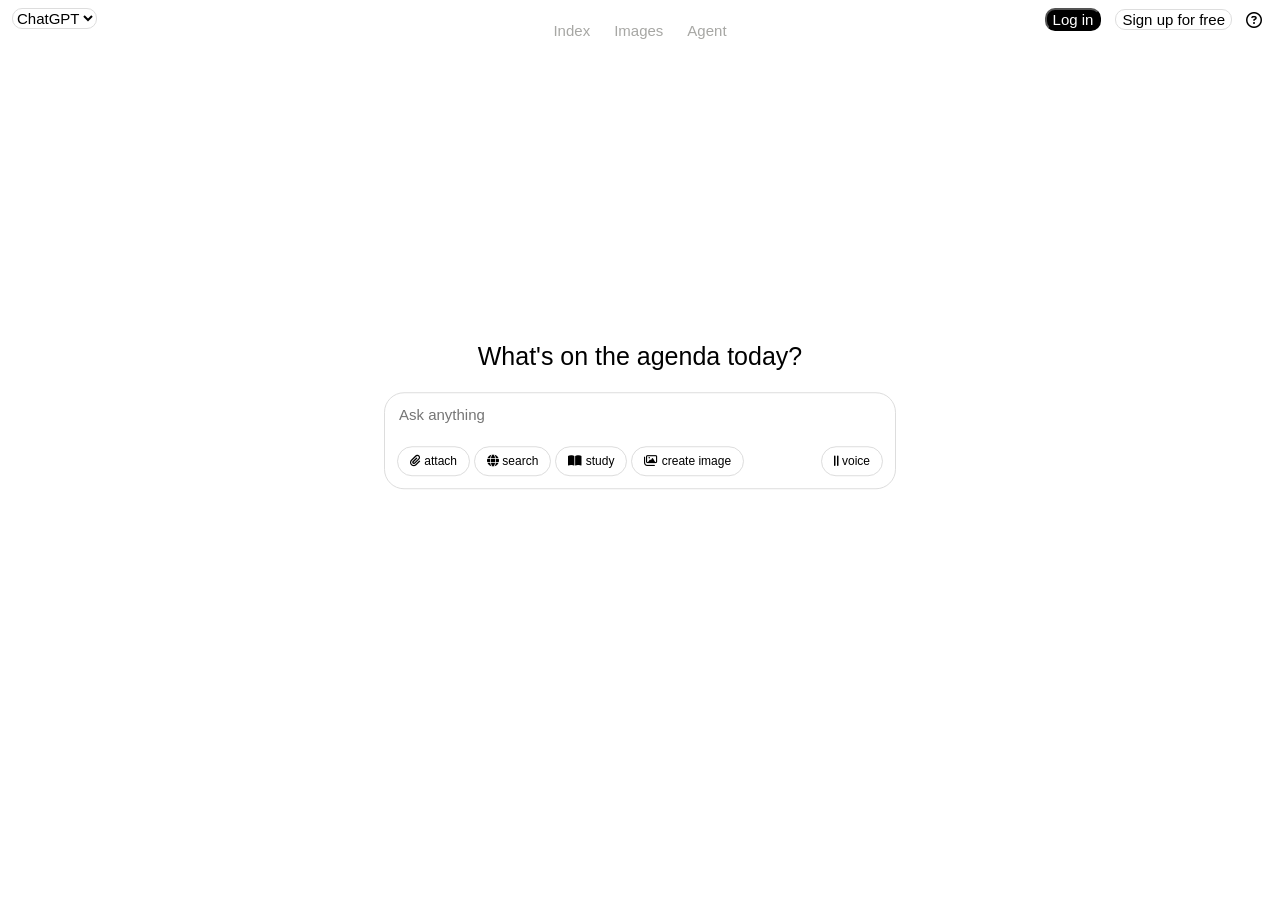
<file: index.html>
<!DOCTYPE html>
<html lang="en">

<head>
    <meta charset="UTF-8">
    <meta name="viewport" content="width=device-width, initial-scale=1.0">
    <link rel="stylesheet" href="index.css">
    <link rel="stylesheet" href="https://cdnjs.cloudflare.com/ajax/libs/font-awesome/6.5.2/css/all.min.css">
    <title>Document</title>
</head>

<body>
    <section class="top-bar">
        <i class="fa-brands fa-openai"></i>
        <select name="menu" id="menu">
            <option value="">ChatGPT</option>
        </select>
        <nav class="nav-menu">
            <a href="index.html">Index</a>
            <a href="images.html">Images</a>
            <a href="agent.html">Agent</a>
        </nav>
        <div class="right-btn">
            <button onclick="login" id="l-btn">Log in</button>
            <button onclick="signup" id="s-btn">Sign up for free</button>
            <i id="question-icon" class="fa-regular fa-circle-question"></i>
        </div>

    </section>
    <section>
        <div class="main">
            <h1>What's on the agenda today?</h1>
            <div class="text-box">
                <input placeholder="Ask anything">
                <div class="buttons">
                    <div class="left-btn">
                        <button onclick="attach"> <i class="fa-solid fa-paperclip"></i>
                            attach</button>

                        <button onclick="search"> <i class="fa-solid fa-globe"></i>
                            search</button>
                        <button onclick="study"> <i class="fa-solid fa-book-open"></i>
                            study</button>
                        <button onclick="createimage"> <i class="fa-regular fa-images"></i>
                            create image</button>
                    </div>

                    <div class="right-btn">
                        <button onClick="voice">
                            <i class="fa-solid fa-grip-lines-vertical"></i>
                            voice</button>
                    </div>

                </div>
            </div>
        </div>
    </section>
</body>

</html>
</file>
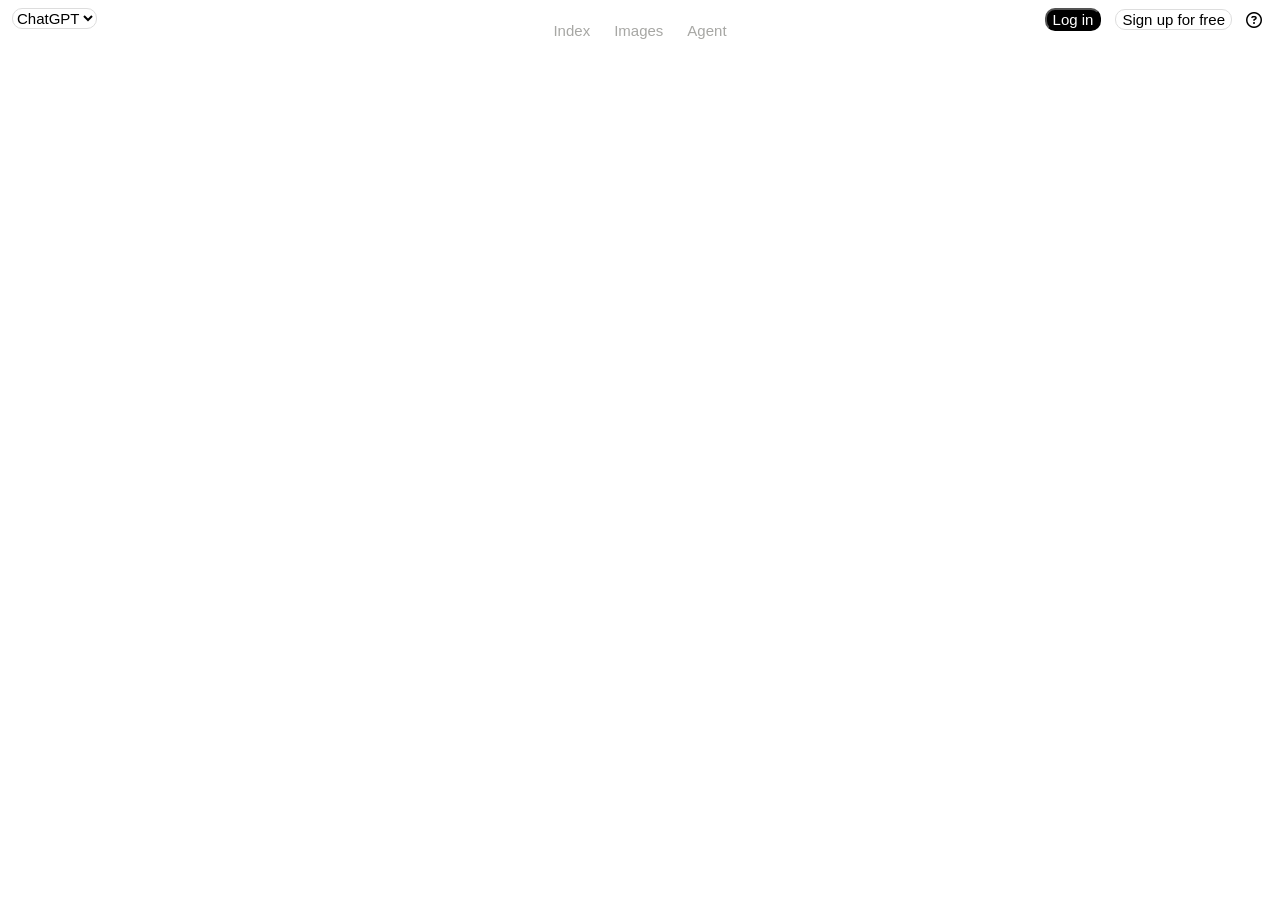
<file: agent.html>
<!DOCTYPE html>
<html lang="en">

<head>
    <meta charset="UTF-8">
    <meta name="viewport" content="width=device-width, initial-scale=1.0">
    <link rel="stylesheet" href="agent.css">
    <link rel="stylesheet" href="https://cdnjs.cloudflare.com/ajax/libs/font-awesome/6.5.2/css/all.min.css">

    <title>Document</title>
</head>

<body>
    <section class="top-bar">
        <i class="fa-brands fa-openai"></i>
        <select name="menu" id="menu">
            <option value="">ChatGPT</option>
        </select>
        <nav class="nav-menu">
            <a href="index.html">Index</a>
            <a href="images.html">Images</a>
            <a href="agent.html">Agent</a>
        </nav>
        <div class="right-btn">
            <button onclick="login" id="l-btn">Log in</button>
            <button onclick="signup" id="s-btn">Sign up for free</button>
            <i id="question-icon" class="fa-regular fa-circle-question"></i>
        </div>

    </section>
</body>

</html>
</file>
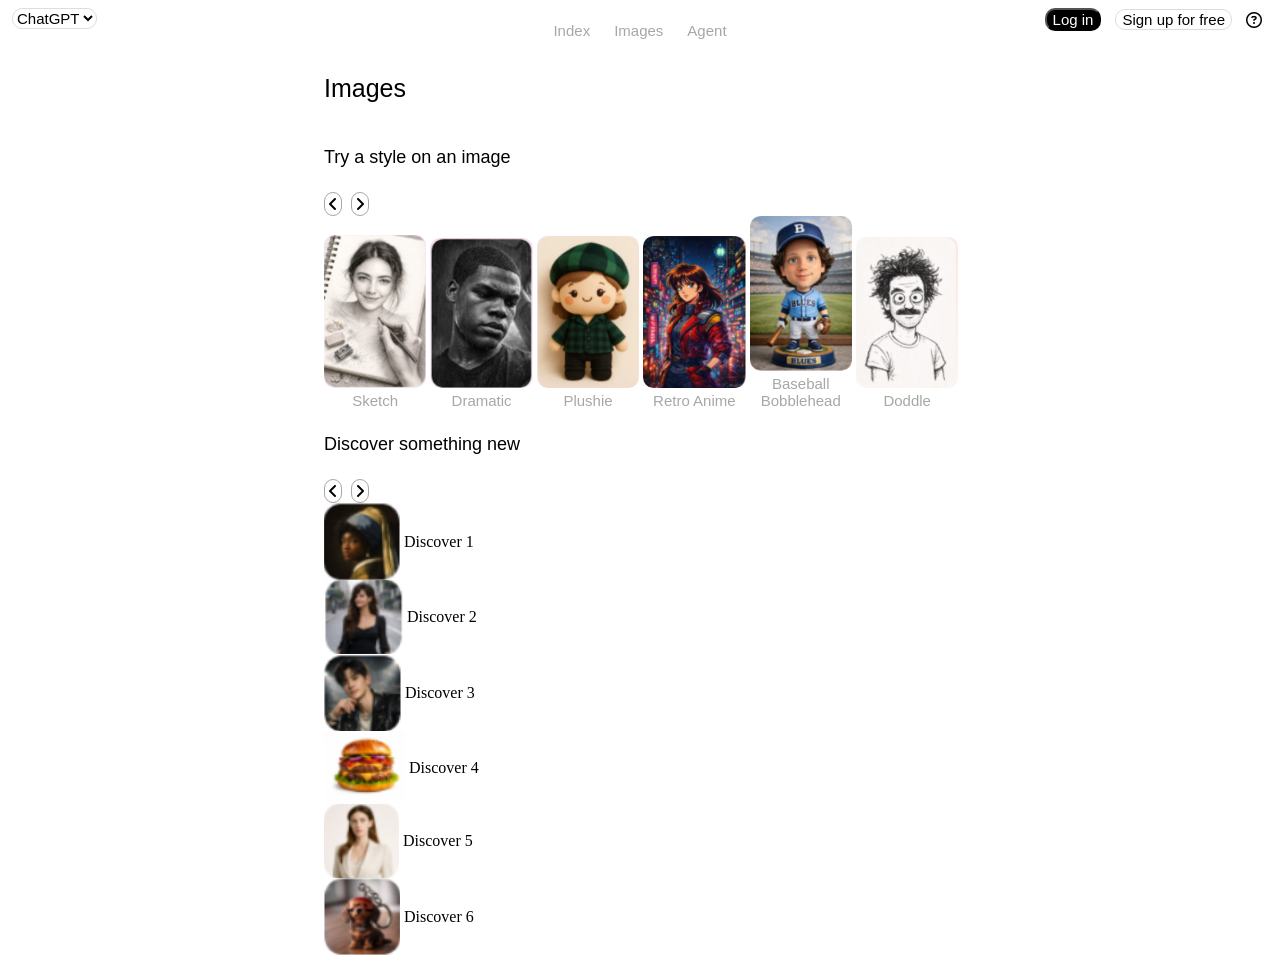
<file: images.html>
<!DOCTYPE html>
<html lang="en">

<head>
    <meta charset="UTF-8">
    <meta name="viewport" content="width=device-width, initial-scale=1.0">
    <link rel="stylesheet" href="images.css">
    <link rel="stylesheet" href="https://cdnjs.cloudflare.com/ajax/libs/font-awesome/6.5.2/css/all.min.css">

    <title>Document</title>
</head>

<body>
    <section class="top-bar">
        <i class="fa-brands fa-openai"></i>
        <select name="menu" id="menu">
            <option value="">ChatGPT</option>
        </select>
        <nav class="nav-menu">
            <a href="index.html">Index</a>
            <a href="images.html">Images</a>
            <a href="agent.html">Agent</a>
        </nav>
        <div class="right-btn">
            <button onclick="login" id="l-btn">Log in</button>
            <button onclick="signup" id="s-btn">Sign up for free</button>
            <i id="question-icon" class="fa-regular fa-circle-question"></i>
        </div>

    </section>




    <section class="images-section">
        <h2>Images</h2>
        <div class="title">
            <h4>Try a style on an image</h4>
            <i class="fa-solid fa-angle-left" id="left-arrow"></i>
            <i class="fa-solid fa-angle-right" id="right-arrow"></i>
        </div>
        <div class="pictures">
            <figure>
                <img src="img/pic1.png" alt="Sketch">
                <figcaption>Sketch</figcaption>
            </figure>
            <figure>
                <img src="img/pic2.png" alt="Dramatic">
                <figcaption>Dramatic</figcaption>
            </figure>
            <figure>
                <img src="img/pic3.png" alt="Plushie">
                <figcaption>Plushie</figcaption>
            </figure>
            <figure>
                <img src="img/pic4.png" alt="Retro Anime">
                <figcaption>Retro Anime</figcaption>
            </figure>
            <figure>
                <img src="img/pic5.png" alt="Baseball Bobblehead">
                <figcaption>Baseball Bobblehead</figcaption>
            </figure>
            <figure>
                <img src="img/pic6.png" alt="Doddle">
                <figcaption>Doddle</figcaption>
            </figure>
        </div>
        <div class="discover">
            <div class="title">
                <h4>Discover something new</h4>
                <i class="fa-solid fa-angle-left" id="left-arrow"></i>
                <i class="fa-solid fa-angle-right" id="right-arrow"></i>
            </div>
            <div "discover-options">
                <div class="option" id="option1">
                    <img src="img/discover1.png" alt="Discover 1">
                    <figcaption>Discover 1</figcaption>
                </div>
                <div class="option" id="option2">
                    <img src="img/discover2.png" alt="Discover 2">
                    <figcaption>Discover 2</figcaption>
                </div>
                <div class="option" id="option3">
                    <img src="img/discover3.png" alt="Discover 3">
                    <figcaption>Discover 3</figcaption>
                </div>
                <div class="option" id="option4">
                    <img src="img/discover4.png" alt="Discover 4">
                    <figcaption>Discover 4</figcaption>
                </div>
                <div class="option" id="option5">
                    <img src="img/discover5.png" alt="Discover 5">
                    <figcaption>Discover 5</figcaption>
                </div>
                <div class="option" id="option6">
                    <img src="img/discover6.png" alt="Discover 6">
                    <figcaption>Discover 6</figcaption>
                </div>
            </div>


        </div>
    </section>
</body>

</html>
</file>
<file: index.css>
.top-bar {
    height: 5vh;
    width: 100%;
    position: relative;

}




#menu {
    display: inline-block;
    border-radius: 10px;
    font-size: 15px;
    border: 1px solid #ddd;
    background: transparent;

}

.top-bar i,
.top-bar select,
.top-bar nav,
.top-bar button {
    display: inline-block;
    vertical-align: middle;
}

.nav-menu {
    position: absolute;
    left: 50%;
    top: 50%;
    transform: translate(-50%, -50%);

}

nav a {
    font-family: 'Segoe UI', Tahoma, Geneva, Verdana, sans-serif;
    color: rgb(167, 167, 164);
    text-decoration: none;
    margin-left: 10px;
    margin-right: 10px;
    font-size: 15px;
}

.right-btn {
    display: inline-block;
    float: right;
}

#s-btn {
    margin-right: 10px;
    border-radius: 10px;
    font-size: 15px;
    background-color: white;
    border: 1px solid #ddd;
}

#l-btn {
    background-color: black;
    color: white;
    margin-right: 10px;
    border-radius: 10px;
    font-size: 15px;
}

#question-icon {
    margin-right: 10px;
}


.main {
    width: 40%;
    position: absolute;
    top: 45%;
    left: 50%;
    transform: translate(-50%, -50%);
    border-radius: 15px;
    border-color: rgb(167, 167, 164);
}




.text-box {
    width: 100%;
    min-height: 90px;
    margin-top: 20px;

    border: 1px solid #ddd;
    border-radius: 20px;
    padding: 12px;

    box-sizing: border-box;
}



.main h1 {
    font-family: 'Segoe UI', Tahoma, Geneva, Verdana, sans-serif;
    text-align: center;
    font-weight: 100;
    color: black;
    font-size: 25px;
}

.text-box input {
    width: 100%;
    border: none;
    outline: none;
    background: transparent;
    font-size: 15px;
    box-sizing: border-box;
}

.buttons {
    margin-top: 22px;
}

.left-btn {
    display: inline-block;
}

.text-box .right-btn {
    float: right;
}

.buttons::after {
    content: "";
    display: block;
    clear: both;
}

.buttons button {
    background-color: white;
    border: 1px solid #ddd;
    border-radius: 25px;
    padding: 7px 12px;
    font-size: 12px;
    cursor: pointer;
}

.buttons button:hover {
    background-color: #f5f5f5;
}
</file>
<file: agent.css>
.top-bar {
    height: 5vh;
    width: 100%;
    position: relative;

}




#menu {
    display: inline-block;
    border-radius: 10px;
    font-size: 15px;
     border: 1px solid #ddd;
         background: transparent;

}

.top-bar i,
.top-bar select,
.top-bar nav,
.top-bar button {
    display: inline-block;
    vertical-align: middle;
}

.nav-menu {
    position: absolute;
    left: 50%;
    top: 50%;
    transform: translate(-50%, -50%);
    
}

nav a {
    font-family: 'Segoe UI', Tahoma, Geneva, Verdana, sans-serif;
    color: rgb(167, 167, 164);
    text-decoration: none;
    margin-left: 10px;
    margin-right: 10px;
    font-size: 15px;
}

.right-btn {
    display: inline-block;
    float: right;
}

#s-btn {
    margin-right: 10px;
    border-radius: 10px;
    font-size: 15px;
    background-color: white;
    border: 1px solid #ddd;
}

#l-btn {
    background-color: black;
    color: white;
    margin-right: 10px;
    border-radius: 10px;
    font-size: 15px;
}

#question-icon {
    margin-right: 10px;
}
</file>
<file: images.css>
.top-bar {
    height: 5vh;
    width: 100%;
    position: relative;
    background: transparent;

}

#menu {
    display: inline-block;
    border-radius: 10px;
    font-size: 15px;
    border: 1px solid #ddd;
    background: transparent;

}

.top-bar i,
.top-bar select,
.top-bar nav,
.top-bar button {
    display: inline-block;
    vertical-align: middle;
}

.nav-menu {
    position: absolute;
    left: 50%;
    top: 50%;
    transform: translate(-50%, -50%);

}

nav a {
    font-family: 'Segoe UI', Tahoma, Geneva, Verdana, sans-serif;
    color: rgb(167, 167, 164);
    text-decoration: none;
    margin-left: 10px;
    margin-right: 10px;
    font-size: 15px;
}

.right-btn {
    display: inline-block;
    float: right;
}

#s-btn {
    margin-right: 10px;
    border-radius: 10px;
    font-size: 15px;
    background-color: white;
    border: 1px solid #ddd;
}

#l-btn {
    background-color: black;
    color: white;
    margin-right: 10px;
    border-radius: 10px;
    font-size: 15px;
}

#question-icon {
    margin-right: 10px;
}



.images-section {
    width: 50vw;
    margin-left: 25%;
}

.images-section h2 {
    font-family: 'Segoe UI', Tahoma, Geneva, Verdana, sans-serif;
    text-align: left;
    font-weight: 400;
    color: black;
    font-size: 25px;
}

/* .try-style .h-4 {
    float: left;
} */

 /* #left-arrow, #right-arrow {
    float: right;
    margin-right: 10px;
} */


.style-icons {
    display: inline-block;
    margin-right: 10px;
}

/* .try-style .style-icons {
    float: right;
} */

.title i {
    border: 1px solid rgb(167, 167, 164);
    border-radius: 100px;
    padding: 3px;
    margin-right: 5px;
    display: inline-block;
    vertical-align: middle;

}

.title h4 {
    font-family: 'Segoe UI', Tahoma, Geneva, Verdana, sans-serif;
    text-align: center;
    font-weight: 400;
    color: black;
    font-size: 18px;
    display: inline-block;
    vertical-align: middle;
    margin-right: 67%;
}



.pictures figure {
    display: inline-block;
    width: 16%;
    margin:0;
}

.pictures figure img {
    width: 100%;
    height: auto;
    border-radius: 10px;
    border: transparent;
    margin-right: 10px;
}
.pictures figcaption {
    align-items: center;
    text-align: center;
    font-family: 'Segoe UI', Tahoma, Geneva, Verdana, sans-serif;
    color: rgb(167, 167, 164);
    font-size: 15px;
}

.option img, .option figcaption {
    display: inline-block;
    vertical-align: middle;
}
</file>
